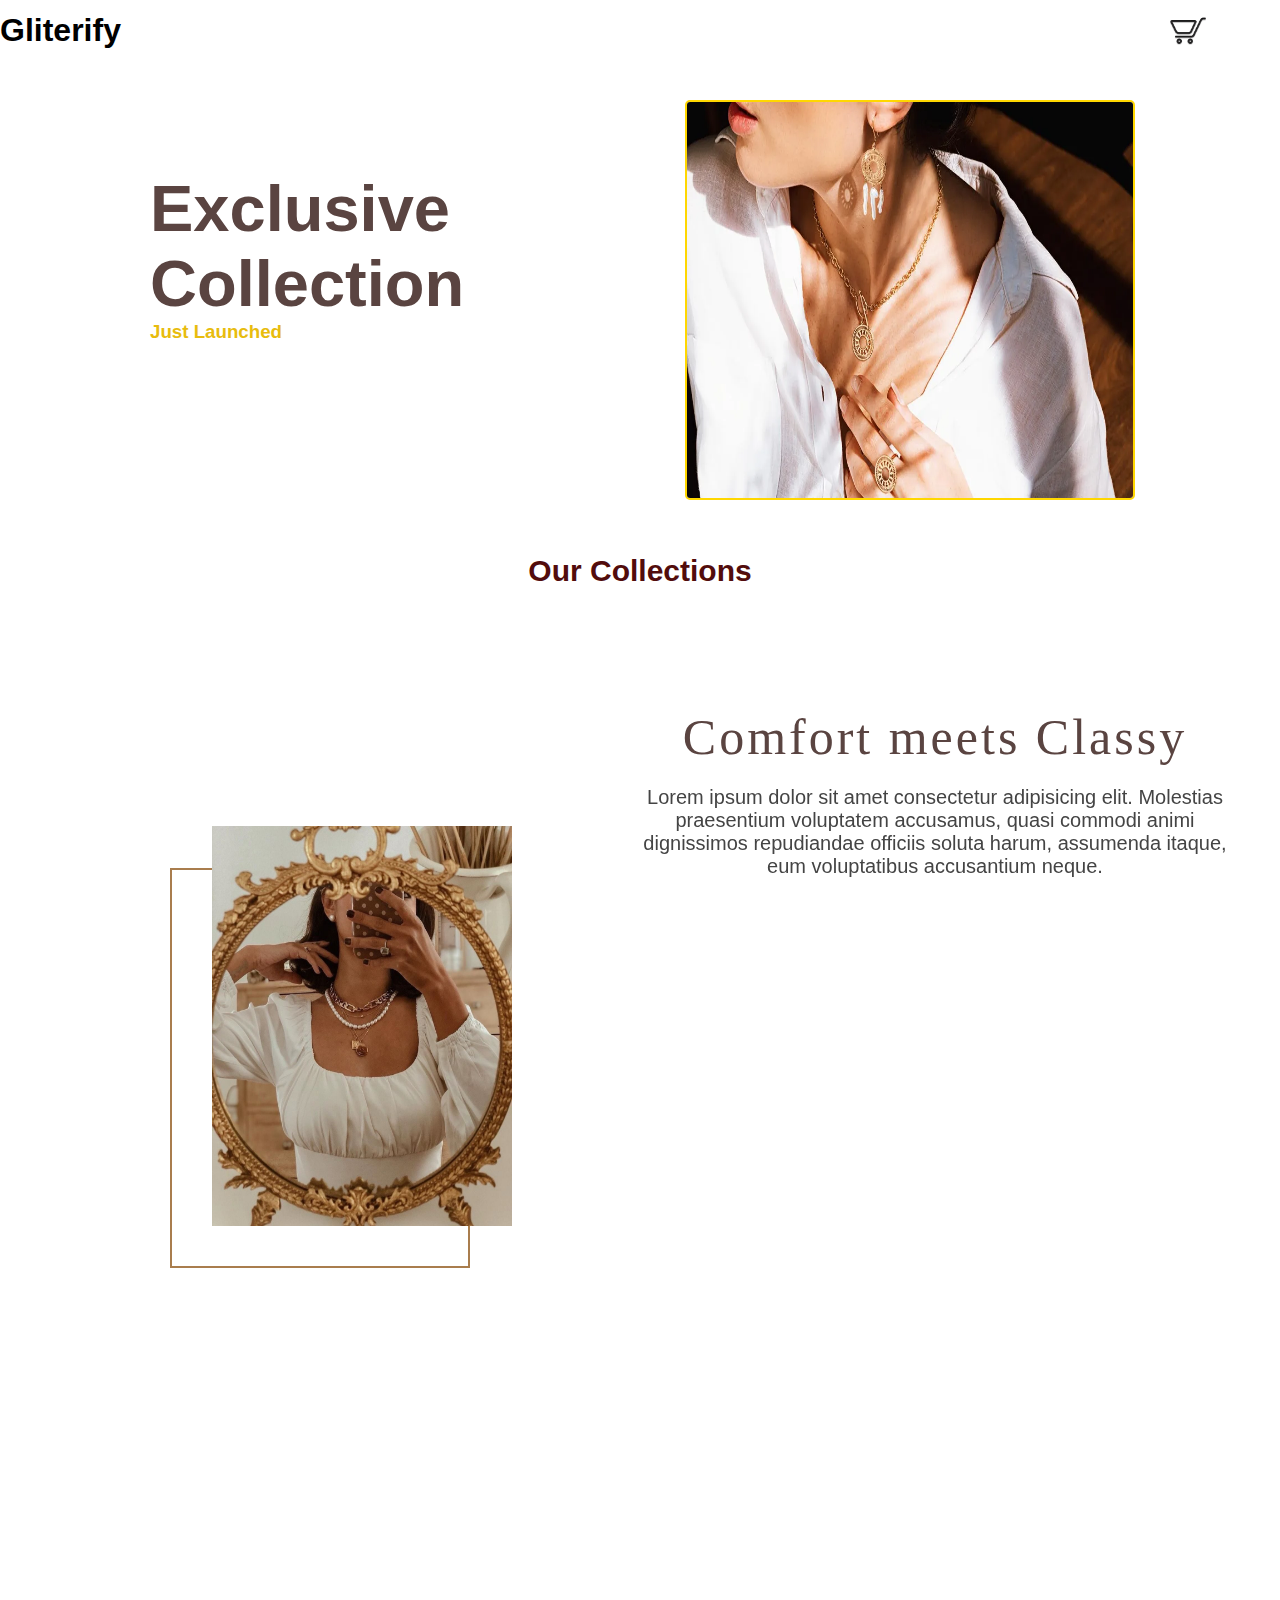
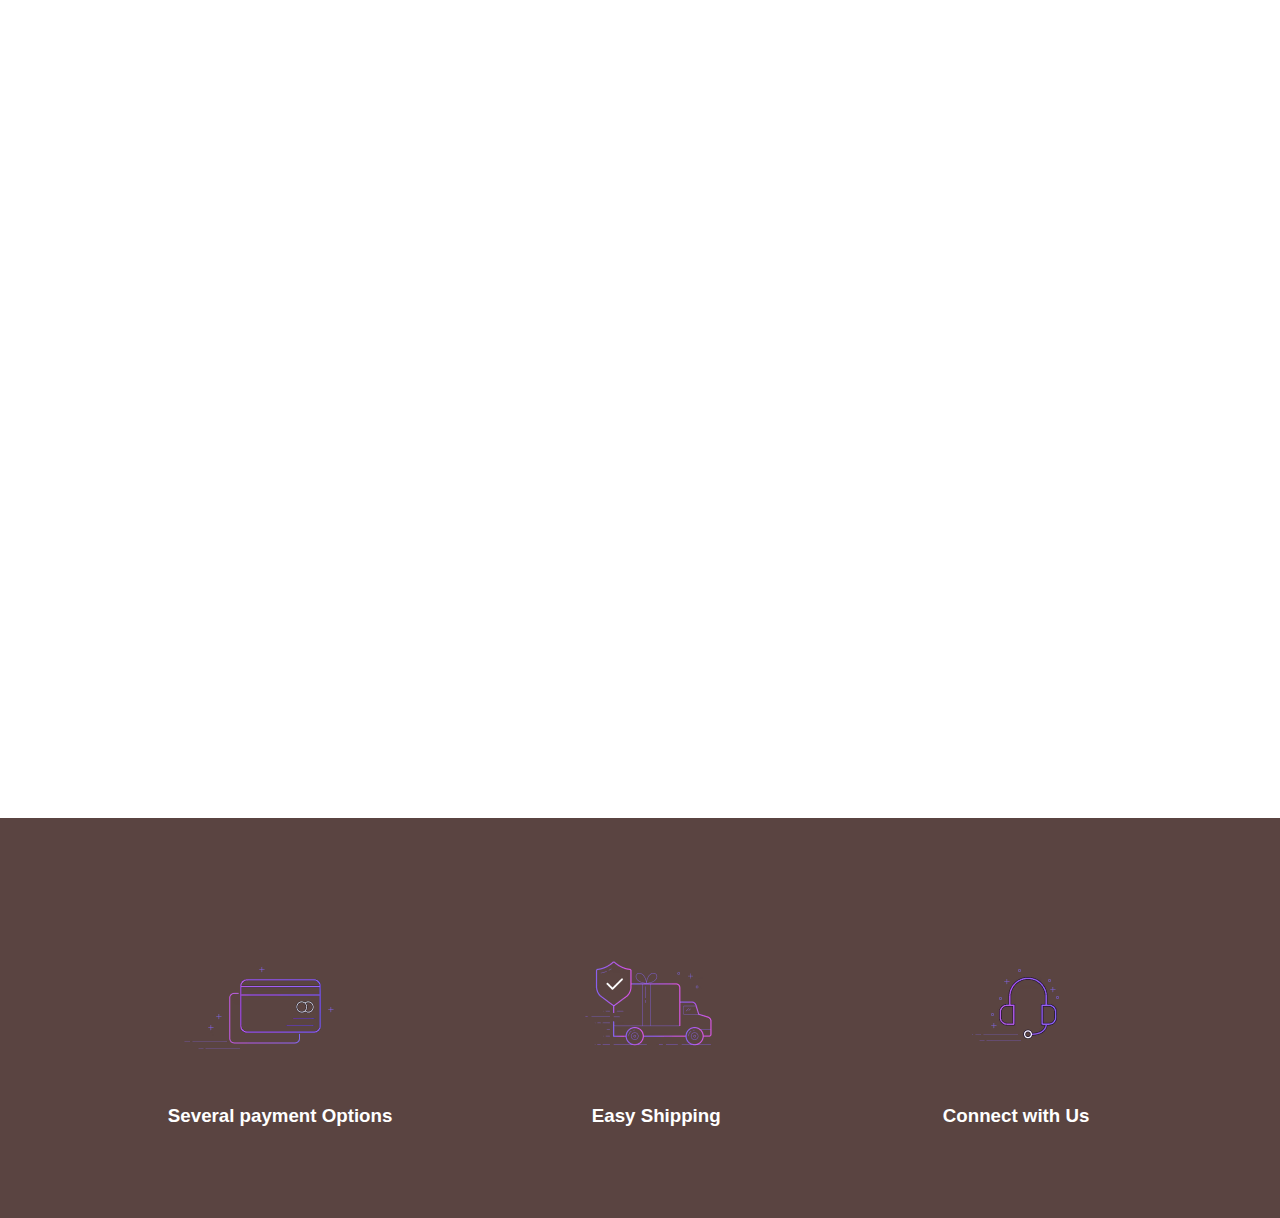
<file: index.html>
<!DOCTYPE html>
<html lang="en">

<head>
    <meta charset="UTF-8">
    <meta name="viewport" content="width=device-width, initial-scale=1.0">
    <title>Glitterify-Online store</title>
    <link rel="stylesheet" href="style.css">
    <link rel="stylesheet" href="https://cdnjs.cloudflare.com/ajax/libs/font-awesome/4.7.0/css/font-awesome.min.css">
    <!-- to get the fade-up animation in the div copied this link below -->
    <link rel="stylesheet" href="https://unpkg.com/aos@next/dist/aos.css" />
    <!-- and added data-aos in the div as well -->
</head>

<body>
    <div class="nav">
        <h1>Gliterify</h1>

        <!-- <ul>
            <li><a href="home.html">Home</a></li>
            <li><a href="location.html">Visit Our store</a></li>
            <li><a href="#">Contact Us</a></li>
        </ul> -->
        <div class="cart-container carticon">
            <header class="cart-header">
                <div class="shopping">
                    <img src="./images/cart.png" onclick="getCartItem()">
                </div>
            </header>
            <div class="list"></div>
        </div>
        <div class="cart-card">
            <div id="cart-items">
            </div>

            <div class="checkout">
                <div class="closeShopping">Close</div>
                <div class="emptyCart" onclick="deleteCartItem()">Clear Cart</div>
                <div id="totalAmount" class="total"></div>
                <div class="place-order">
                    <a href="/payment.html"><button>Place Order</button></a>
                </div>
            </div>
        </div>
    </div>

    <div class="headder">
        <div class="para-headder">
            <h1>Exclusive Collection</h1>
            <h3>Just Launched</h3>
        </div>
        <div class="img-header">
            <img src="./images/2.webp" alt="" width="1080px" height="500px">
        </div>
    </div>

    <div class="headding">
        <h2>Our Collections</h2>
    </div>

    <div id="categories" style="display: flex;justify-content: space-around;">
    </div>


    <div class="about" data-aos="fade-up">
        <div class="image">
            <div class="border">
                <img src="./images/pearl.jpg">
            </div>
        </div>
        <div class="text">
            <h1 class="title">Comfort meets Classy</h1>
            <p>Lorem ipsum dolor sit amet consectetur adipisicing elit. Molestias praesentium voluptatem accusamus,
                quasi commodi animi dignissimos repudiandae officiis soluta harum, assumenda itaque, eum voluptatibus
                accusantium neque.</p>
            <!-- <button class="button" id="click-here">Click Here></button> -->
        </div>
    </div>

    <div class="about" data-aos="fade-up">
        <div class="text">
            <h1 class="title">Trending Collection</h1>
            <p>Lorem ipsum dolor sit amet consectetur adipisicing elit. Molestias praesentium voluptatem accusamus,
                quasi commodi animi dignissimos repudiandae officiis soluta harum, assumenda itaque, eum voluptatibus
                accusantium neque. </p>
            <!-- <button class="button">Explore</button> -->
        </div>
        <div class="image">
            <div class="border">
                <img src="./images/gring1(2).webp">
            </div>
        </div>
    </div>

    <div class="footer">

        <div class="f-inline">
            <img src="./images/2.avif">
            <h3>Several payment Options</h3>
        </div>

        <div class="f-inline">
            <img src="./images/5.avif">
            <h3>Easy Shipping</h3>
        </div>

        <div class="f-inline">
            <img src="./images/6.avif">
            <h3>Connect with Us</h3>
        </div>

    </div>



    <script src="script.js"></script>
    <!-- to get scrolling animation attached this code of data-aos attributes below  -->
    <script src="https://unpkg.com/aos@next/dist/aos.js"></script>
    <script>
        AOS.init();
    </script>
    <!-- scrolling animation code ends -->
</body>

</html>
</file>
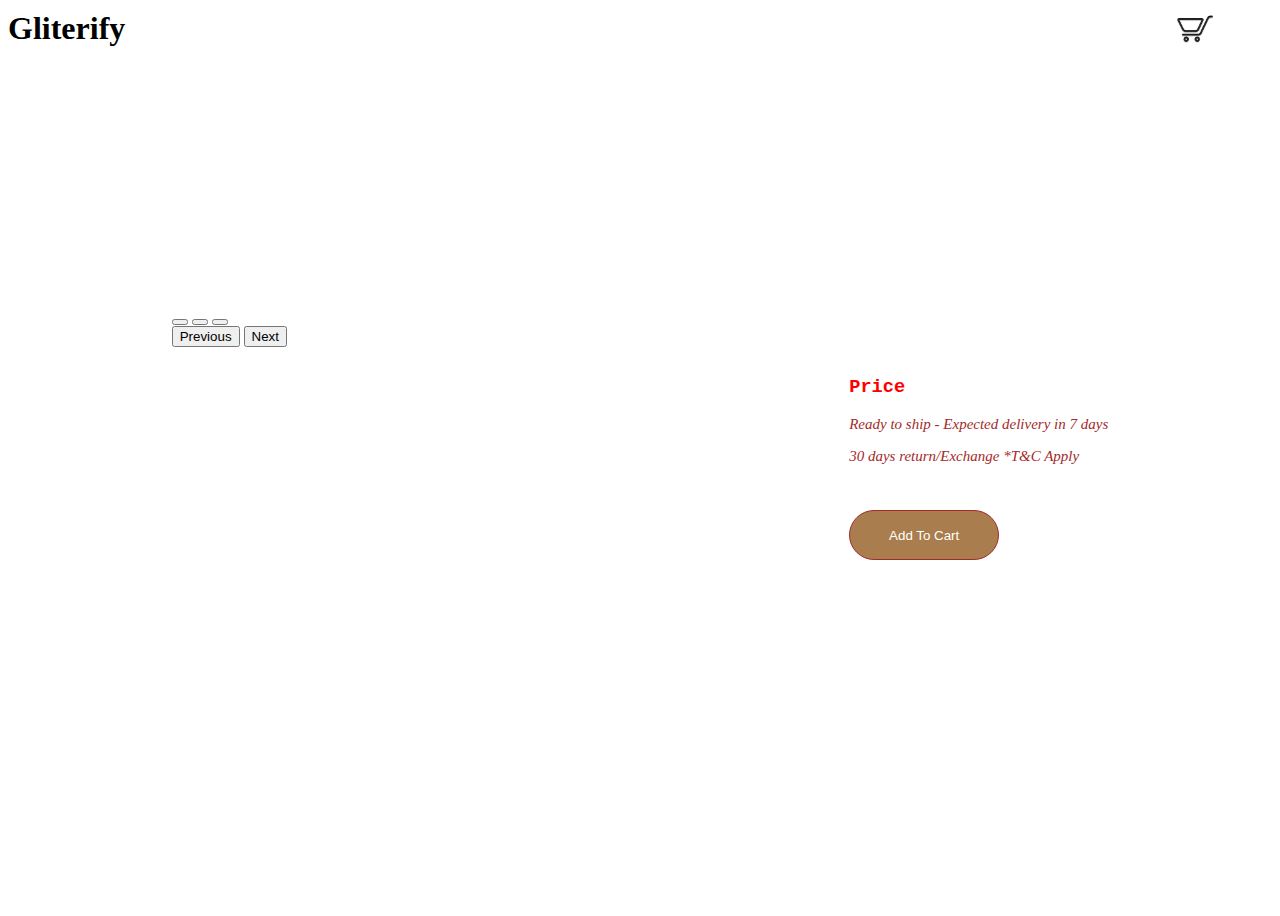
<file: details.html>
<!DOCTYPE html>
<html lang="en">

<head>
  <meta charset="UTF-8">
  <meta name="viewport" content="width=device-width, initial-scale=1.0">
  <title>Details-Glitterify</title>
  <link rel="stylesheet" href="details.css">
  <link href="https://cdn.jsdelivr.net/npm/bootstrap@5.3.1/dist/css/bootstrap.min.css" rel="stylesheet"
    integrity="sha384-4bw+/aepP/YC94hEpVNVgiZdgIC5+VKNBQNGCHeKRQN+PtmoHDEXuppvnDJzQIu9" crossorigin="anonymous">
  <script src="https://cdn.jsdelivr.net/npm/bootstrap@5.3.1/dist/js/bootstrap.bundle.min.js"
    integrity="sha384-HwwvtgBNo3bZJJLYd8oVXjrBZt8cqVSpeBNS5n7C8IVInixGAoxmnlMuBnhbgrkm"
    crossorigin="anonymous"></script>
</head>

<body>
  <div class="nav">
    <h1>Gliterify</h1>
    <div class="cart-container carticon">
      <header class="cart-header">
        <div class="shopping">
          <img src="./images/cart.png" onclick="getCartItem()">
        </div>
      </header>
      <div class="list"></div>
    </div>
    <div class="cart-card">
      <div id="cart-items"></div>
      <div class="checkout">
        <div class="closeShopping">Close</div>
        <div class="emptyCart" onclick="deleteCartItem()">Clear Cart</div>
        <div id="totalAmount" class="total"></div>
        <div class="place-order">
          <a href="/payment.html"><button>Place Order</button></a>
        </div>
      </div>
    </div>
  </div>

  <!-- <div class="cart-container">
    <header class="cart-header">
      <h1>Your Shopping Cart</h1>
      <div class="shopping">
        <img src="./images/cart.png" onclick="getCartItem()">
      </div>
    </header>
    <div class="list"></div>
  </div>

  <div class="cart-card">
    <div id="cart-items">
    </div>
    <div class="checkout">
      <div class="closeShopping">Close</div>
      <div class="emptyCart" onclick="deleteCartItem()">Clear Cart</div>
      <div id="totalAmount" class="total"></div>
      <div class="place-order">
        <a href="/payment.html"><button>Place Order</button></a>
      </div>
    </div>
  </div> -->

  <div class="main-details">
    <div id="carouselExampleIndicators" class="carousel slide carousel carousel-dark" data-bs-ride="true">
      <div class="carousel-indicators">
        <button type="button" data-bs-target="#carouselExampleIndicators" data-bs-slide-to="0" class="active"
          aria-current="true" aria-label="Slide 1"></button>
        <button type="button" data-bs-target="#carouselExampleIndicators" data-bs-slide-to="1"
          aria-label="Slide 2"></button>
        <button type="button" data-bs-target="#carouselExampleIndicators" data-bs-slide-to="2"
          aria-label="Slide 3"></button>
      </div>
      <div class="carousel-inner" id="carousel-inner">
      </div>
      <button class="carousel-control-prev" type="button" data-bs-target="#carouselExampleIndicators"
        data-bs-slide="prev">
        <span class="carousel-control-prev-icon" aria-hidden="true"></span>
        <span class="visually-hidden">Previous</span>
      </button>
      <button class="carousel-control-next" type="button" data-bs-target="#carouselExampleIndicators"
        data-bs-slide="next">
        <span class="carousel-control-next-icon" aria-hidden="true"></span>
        <span class="visually-hidden">Next</span>
      </button>
    </div>

    <div class="details-section">
      <h2 id="item-name"> </h2>
      <h3 id="price">Price</h3>
      <p>Ready to ship - Expected delivery in 7 days</p>
      <p>30 days return/Exchange *T&C Apply</p>
      <div class="cart">
        <button onclick="addToCart()">Add To Cart</button>
      </div>
    </div>

  </div>

  <script src="details.js"></script>
  <script src="script.js"></script>
  <script src="https://cdn.jsdelivr.net/npm/@popperjs/core@2.11.8/dist/umd/popper.min.js"
    integrity="sha384-I7E8VVD/ismYTF4hNIPjVp/Zjvgyol6VFvRkX/vR+Vc4jQkC+hVqc2pM8ODewa9r"
    crossorigin="anonymous"></script>
  <script src="https://cdn.jsdelivr.net/npm/bootstrap@5.3.1/dist/js/bootstrap.min.js"
    integrity="sha384-Rx+T1VzGupg4BHQYs2gCW9It+akI2MM/mndMCy36UVfodzcJcF0GGLxZIzObiEfa"
    crossorigin="anonymous"></script>
</body>

</html>
</file>
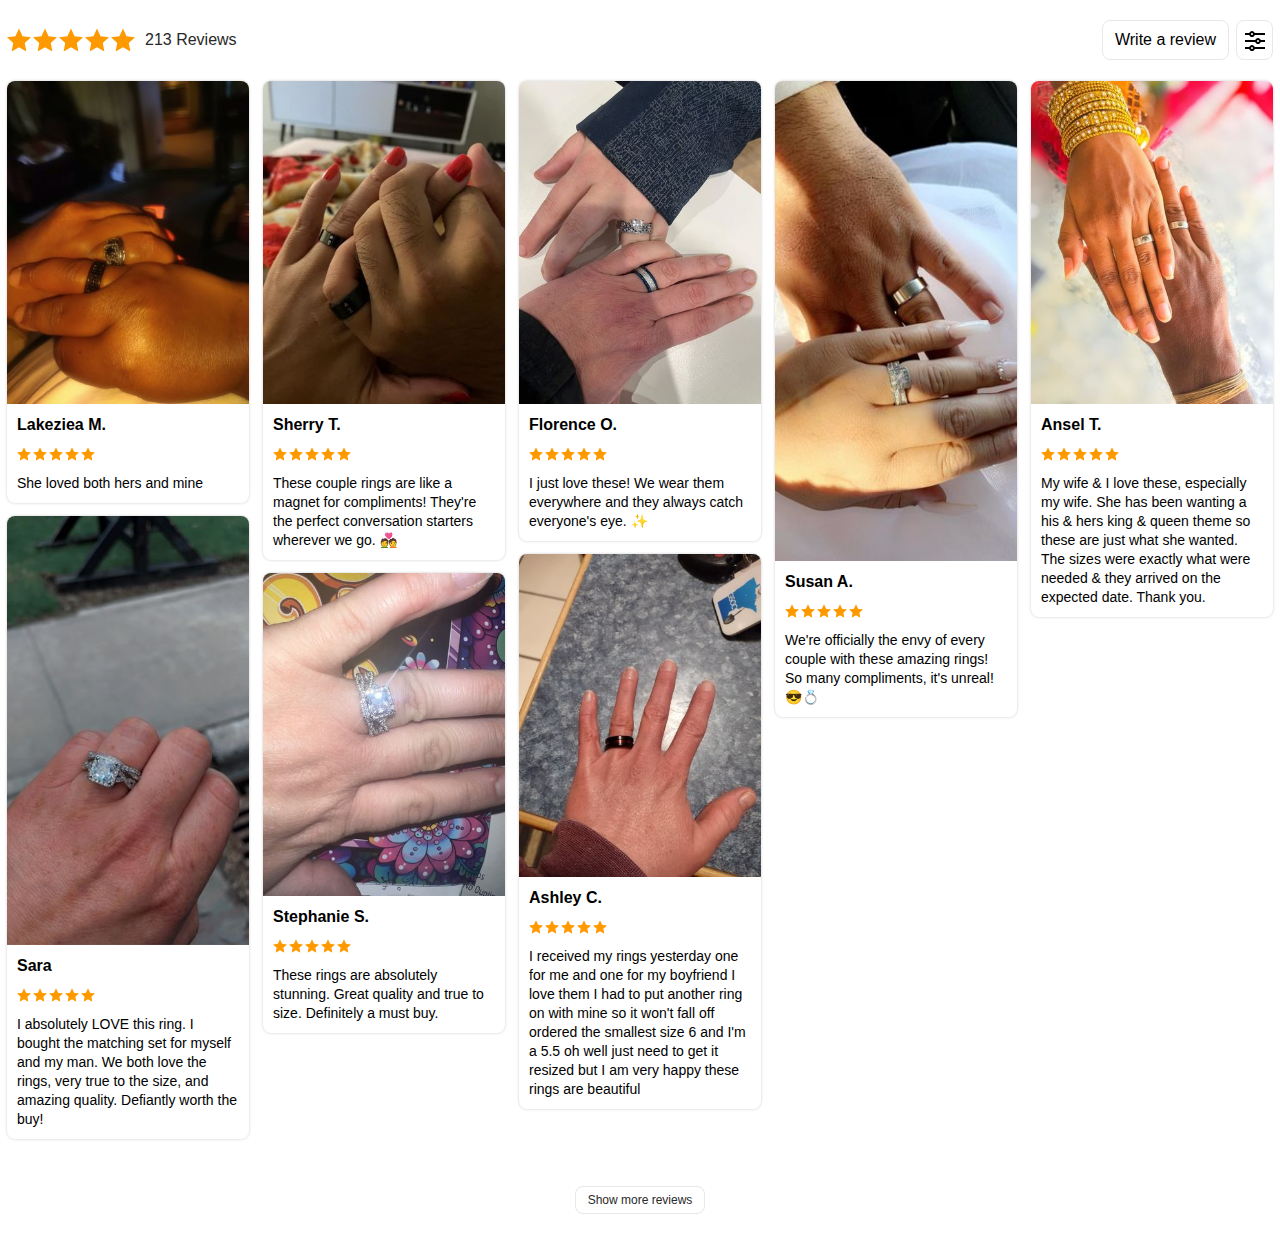
<file: ring1(1)_files/7031972036719.html>
<!DOCTYPE html>
<!-- saved from url=(0070)https://loox.io/widget/NJvsnDNPf/reviews/7031972036719?h=1688646422352 -->
<html><head><meta http-equiv="Content-Type" content="text/html; charset=UTF-8"><link rel="dns-prefetch" href="https://images.loox.io/"><link rel="dns-prefetch" href="https://fonts.loox.io/"><meta http-equiv="X-UA-Compatible" content="IE=edge"><meta name="p:domain_verify" content="b845be09b5d375ad7db4df2ac2d0e0d8"><meta name="viewport" content="width=device-width, initial-scale=1.0"><meta name="google-site-verification" content="YPqqEBNAlUrB__Y9Z6lUWZCANTr5gua_dYF0RACt78A"><link href="https://loox.io/img/favicon_bw.png" rel="icon" type="image/png"><script>window.LOOX = window.LOOX || {};
window.LOOX.frameId = "";
window.LOOX.inHcpModalMode = false;</script><style>@font-face {
	font-family: 'loox-icons';
	src:
		url('[data-uri]') format('woff'),
		url('[data-uri]') format('truetype');
}
[class^="fa-"], [class*=" fa-"] {
	font-family: "loox-icons";
	font-style: normal;
	font-weight: normal;
	font-size:inherit;
	display: inline-block;
	text-rendering: auto;
	-webkit-font-smoothing: antialiased;
}
[class^="fa-"]:before, [class*=" fa-"]:before {}
.fa-star-o:before { content: '\e800'; }
.fa-star:before { content: '\e801'; }
.fa-check-circle:before { content: '\e803'; }
.fa-twitter:before { content: '\f099'; }
.fa-facebook:before { content: '\f09a'; }
.fa-star-half-o:before { content: '\f123'; }
.fa-pinterest:before { content: '\f231'; }
</style><link href="./css" media="all" rel="stylesheet"><style>* {font-family: "Poppins", sans-serif; }</style><style>html { -webkit-text-size-adjust: 100%; -ms-text-size-adjust: 100% }
* { border:0; padding:0; margin:0; box-sizing:border-box; font-size:12px; }
body { background-color: transparent; padding-bottom:20px; font-size: 14px; line-height: 1.42857143; margin:0; }
a:active, a:hover { outline: 0; }
a, a:visited, a:hover { text-decoration:none; color:#282828; }
.space-left { margin-left:7px; }

.half { width:50%; float:left; clear:none; }
.clearfix:after { content: " "; visibility: hidden; display: block; height: 0; clear: both; }
.metadata { margin-bottom:5px; }
.metadata .small { font-size:11px; color:#a3a3a3; }
.metadata .value { font-size:13px; }
.align-right { text-align:right; }
.pre-wrap { white-space: pre-wrap; }
.text-large { font-size:24px; vertical-align:middle; }
.main-text { font-size:14px; line-height:19px; }

.action { cursor:pointer; }

.truncate { height: 250px; white-space: nowrap; overflow: hidden; text-overflow: ellipsis; }
.summary { color:#282828; }
.summary-text { display:inline-block; font-size:16px; vertical-align:middle; }

#grid { margin:0 auto; padding:0 0 20px; }

.lx-btn { border:solid 1px #282828; color:#282828; background:transparent; }
.lx-primary {
	border-radius:2px;
	transition-property: background, color;
	transition-duration: 0.2s;
	transition-timing-function: ease-in-out;
}

.close-btn { position:absolute;top:10px;right:10px;line-height:30px;text-align:right;font-size:30px;cursor:pointer; }
@media (min-width: 645px) { 
	.close-btn { top: -15px; right: 25px }
	.no-img .main .close-btn { top:-25px; right:12px; }
}
</style><style>.grid-item .block.time { color:#767676; font-size:11px; padding:5px 10px 0; height:20px; }

#grid .grid-item-wrap { width:100%; float:left; }
#grid .grid-item .star { font-size:14px; }
#grid .grid-item .box { padding-top:10px; padding-bottom:10px; }
#grid .grid-item .box.item-img { padding: 0 }

.grid-item { margin:7px; background-color:#F0F0F0; overflow:hidden; }
.grid-item .item-img { position:relative; }
.grid-item .item-img img { display:block; width:100%; max-width:100%; margin:0 auto; position:relative; }
.grid-item .star { font-size:18px; }
.grid-item .block { padding:10px 10px 0; }
.grid-item .block.rating { height: 27px; }
.grid-item .block.title { padding:0 10px 0; font-weight:bold; font-size:16px; }
.grid-item .owner { margin-top:4px; font-weight: normal; }

#grid .item-reply { background-color: rgba(224, 224, 224, 0.7); border-top: solid 1px #c3c3c3; }
#grid .item-reply .item-reply-title { opacity: 0.7; }

.cell img { float:left; max-width:20%; max-height:100px; margin-right:5%; }
.cell .desc { float:left; width:75%; }
.price { font-size:14px; color:#282828; }
.discount { font-size:14px; color:#008000; font-weight:bold; margin-left:7px; }

.product { min-height:81px; }
.product .desc .name { text-transform: uppercase; font-size:18px; font-weight: bold; }

@media (max-width:480px) { #grid.grid-col-1 .grid-item-wrap { width:100%; } }
@media (min-width:320px) { #grid .grid-item-wrap { width:50%; } }
@media (min-width:480px) { #grid .grid-item-wrap { width:33.3333333333333%; } }
@media (min-width:920px) { #grid .grid-item-wrap { width:25%; } }
</style><style>.grid-wrap { min-height: 335px; }
@media (max-width: 600px) { .grid-wrap { min-height: 315px; } } /* Widget header breaking point */
</style><style>.social { text-align: right; padding:0; position: absolute; top: 20px;right:20px  }
.social a { border-radius: 50%; width:30px; height:30px; text-align:center; background:#aaa; padding:3px 0 0 0; color:#fff; font-size:18px; }
.social a + a { margin:0 0 0 10px; }
.social a i { color:#fff; }
.social a:hover, .social a:focus { background:#282828; }
</style><meta name="robots" content="noindex, nofollow"><style>body, html { overflow-y:hidden; }
body { visibility:hidden; }
body.grid-active { visibility:visible; }
#header { border-bottom:solid 1px #DEDEDE; margin:20px auto 7px; padding:0 7px 7px; position:relative; }
.grid-item .stars { height:27px; }
.grid-item .item-img .action { cursor:zoom-in; }
.grid-item .item-img img { opacity: 1; }
.grid-item:hover .item-img img { opacity:0.9; }
.grid-item:hover { background:#E8E8E8; }
.block.product-box { padding-bottom:10px; border-top:solid 1px #c3c3c3; cursor:pointer; min-height:70px }
.block.product-box img { float:left; max-height:50px; margin:0 5px 0 0; }
.block.product-box .name.name-with-img { padding-left: 60px }
.loox-inline-branding{display:inline-block;width:36px;height:11px;background-image:url('[data-uri]');background-position:center center;background-repeat:no-repeat;background-size:cover;margin:0 0 0 2px;}
.chevron::before { border-style: solid;border-width: 0.10em 0.10em 0 0;content: '';display: inline-block;height: 0.65em;position: relative;top: 0.50em;transform: rotate(-45deg);vertical-align: top;width: 0.65em; }
</style><style>.star { color:#ff9900; }
</style><style>#grid .grid-item { box-shadow: 0 0 3px rgba(0, 0, 0, 0.2); background: #fff; }
#grid .grid-item:hover { background: #f8f8f8; }
#grid .item-reply { background:inherit; border-top:solid 1px #e2e2e2; }
#grid .block.product-box { border-top:solid 1px #e2e2e2; }
</style><style>#grid .grid-item { border-radius: 8px}
</style><style>@media (max-width:480px) {
	#header .text-large { font-size: 19px; }
	#header #write { font-size:16px; padding:4px 10px; }
}
</style><style>#header {display:flex;  justify-content: stretch; align-items: center; border-bottom:solid 0px;}
#header #write { height:38px; }
#header .summary { flex: 1; display: flex;}
.summary-content { cursor: pointer; display: inline-flex; align-items: center; flex-wrap:wrap; white-space: nowrap; overflow: hidden;}
.summary-content.b { -webkit-user-select: none;-moz-user-select: none;-ms-user-select: none;user-select: none;}
.empty-state-height {min-height:380px;}
.summary-text span { margin-right:8px;font-size:16px;font-weight:400;overflow: hidden;text-overflow: ellipsis;}
.summary-text {display: inline-flex; overflow: hidden;}
#header.rtl .summary-text {direction: rtl; flex-direction: row-reverse;}
nav.menu { margin-left:7px; }
.lx-btn:hover { background:#282828; color:#000000;}
#menu-btn:hover #menu-btn-path, #menu-btn:focus #menu-btn-path  {fill:#000000;}
.menu-icon { background:none;padding:8px 6px 2px; width:37px;}
.menu a { text-decoration: none;}
.menu ul { list-style: none;}
.menu li { display: flex; position: relative;	text-decoration: none; transition-duration: 0.5s;}
.loox-dropdown {display:none;z-index:1;width:275px;margin-top:4px; right: 7px; text-align:left; position: absolute; float: left; padding: 20px 20px 8px; font-size: 14px; list-style: none; background-color: #fff;box-shadow: 0px 6px 14px -4px rgba(0,0,0,0.14); border-radius: 4px; -webkit-box-shadow: 0px 6px 14px -4px rgba(0,0,0,0.14); animation: growOut .2s ease-in-out forwards;transform-origin: 100% 0px;}
.loox-dropdown button {display: flex;align-items: center;justify-content: space-between;cursor: pointer;background: none;width: 100%;padding-bottom: 20px; color: #000000;}
.shown { visibility: visible; opacity: 1; display: block; z-index:1;}
.btn { display: inline-block; padding: 6px 12px; cursor:pointer; }
.hr {border-top: 1px solid #E8E8E8;padding-top: 20px;}
.header-btn {font-size:16px;border: 1px solid #E8E8E8;border-radius: 4px;height:40px !important;cursor: pointer;color:#000000}
.lx-btn {border: 1px solid #E8E8E8;}
.header-btn:hover, .lx-btn:hover {background: #E8E8E8;color:#000000;}
.header-btn:focus, .lx-btn:focus {color:#000000;}
.header-chevron {background:none;}
.header-chevron:focus {outline: 2px solid black;}
.header-chevron.dialog-open:focus, .header-chevron:active {outline: none;}
.header-btn:focus, .lx-btn:focus {outline: 0;background: #E8E8E8;}
.loox-dropdown li button .sorting-option, .menu li a {cursor:pointer;font-weight: 400;font-size: 14px;margin-bottom:4px;}
.loox-dropdown li .sorting-title {font-weight: 600;font-size: 18px;margin-bottom: 20px;}
.loox-dropdown li {font-size:14px;font-weight:400;justify-content: space-between;}
.loox-dropdown li span {visibility: hidden;}
.chosen-option {visibility: visible !important;}
.stars, .summary-text, .summary-text svg {cursor:pointer;}
.reviews-dist {left:6px;top:40px;width:403px;padding:20px 20px 24px 20px;animation: growOut .2s ease-in-out forwards;transform-origin: top center;box-shadow: 0px 6px 14px -4px rgba(0,0,0,0.14)}
.review-dist-content { animation: fadeContent 350ms ease-in-out forwards }
.close-dialog-animation { animation: dissolveAnimation 20ms ease-in-out forwards;transform-origin: top center; }

@keyframes progressBarGrowAnimation {0% {width: 0;} 100% {opacity: 1;}}
@keyframes fadeContent {0% {opacity: 0;}100% {opacity: 1;}}
@keyframes growOut {0% {opacity: 0;transform: scale(0.7) translateY(-20px);}100% {opacity: 1;transform: scale(1);}}
@keyframes mobileGrowOut {0% {opacity: 0;max-height: 0px;margin: 0px auto;}100% {opacity: 1;max-height: 500px;margin: 20px auto 24px auto;}}
@keyframes dissolveAnimation {0% {opacity: 0;}100% {opacity: 0;}}
@keyframes mobileShrinkAnimation {0% {max-height: 500px;opacity: 1;margin: 20px auto 24px auto;}100% {max-height: 0px;opacity: 0;margin: 0px auto;}}

.chevron-hide {display:none;}
.reviews-dist span {display: flex;align-items: center;font-size:40px;font-weight:600;margin: 0 auto;width:100px;}
.progress-section table {width:100%;text-align: center;}
.progress-section table tr {height: 30px;}
.reviews-num {text-align:left;font-size:14px;}
.each-progress {display:flex;align-items: center;margin-bottom:5px;}
.each-progress span {width:20px;font-size:14px;}
.loox-progress {width:17em;height:10px;border-radius: 2px;background: rgba(0, 0, 0, 0.04);}
.loox-progress-value {background: #7B7B7B;border-radius: 2px;height:10px; animation: progressBarGrowAnimation .6s ease forwards}
.branding {text-align:right;font-weight:400;font-size:12px;display: flex;justify-content: flex-end;align-items: center;color:#999999 !important;margin-bottom:5px;}
.widget-header-actions {display: flex; flex-grow: 0; flex-shrink: 0;}

.expanded-widget-header .summary-content {
	display: flex;
	flex-direction: column;
	align-items: center;
	justify-content: center;
}

.expanded-widget-header .expanded-summary-avg {
	display: flex;
	align-items: center;
	font-weight: 600;
}

.expanded-widget-header .expanded-summary-avg i {
	display: flex;
	line-height: 1;
}

.expanded-summary-count span {
	font-size: 22px;
	line-height: 32px;
	margin: 0;
}

.expanded-widget-header .expanded-summary-count {
	margin-top: 20px;
	font-weight: 400;
}

.expanded-widget-header .stars,
.expanded-widget-header .summary-text,
.expanded-widget-header .summary-content,
.expanded-widget-header .summary-text svg {
	cursor: default;
}

.expanded-widget-header .summary-content {
	display: flex;
	flex-direction: column;
	align-items: center;
	justify-content: center;
}

.expanded-widget-header .reviews-dist {
	width: initial;
}

.expanded-widget-header .expanded-summary-avg span {
	font-size: 45px;
	line-height: 1;
	/* without overflow: visible, some fonts get cut-off at the top */
	overflow: visible;
	margin: 0;
	margin-inline-start: 12px;
}

.expanded-widget-header .loox-progress {
	width: 161px;
}

.expanded-widget-header table {
	width: initial;
	top: 0;
	left: 0;
}

.expanded-widget-header .reviews-dist {
	padding: 0;
	box-shadow: none;
	margin-inline-start: 43px;
}

.compact-widget-header .summary-content {
	display: flex;
	flex-direction: column;
	align-items: center;
	justify-content: center;
}

#header.is-compact {
	display: flex;
	flex-direction: column;
}

#header.is-compact .summary {
	display: flex;
	flex-direction: column;
	max-width: 340px;
}

#header.is-compact .wrapper {
	display: inline-flex;
	align-items: center;
	justify-content: center;
	flex-direction: column;
	min-width: 340px;
}

#header.expanded-widget-header.only-sort-button .wrapper {
	width: 100%;
}

#header.is-compact .reviews-dist {
	animation: none;
	margin-inline-start: 0;
	margin-block-start: 25px
}

#header.is-compact #write {
	margin-top: 0;
	flex-grow: 1;
}

#header.is-compact .widget-header-actions {
	margin-block-start: 25px
}

#header .menu {
	position: relative;
}

#header.is-compact .menu {
	order: 0;
}

#header.expanded-widget-header.is-compact .widget-header-actions {
	width: 100%;
	justify-content: flex-end;
}

#header.expanded-widget-header.no-buttons .widget-header-actions {
	display: none;
}

#header.expanded-widget-header.is-compact .summary,
#header.expanded-widget-header.no-buttons .summary {
	flex-grow: 0;
}

#header.expanded-widget-header.is-compact,
#header.expanded-widget-header.no-buttons {
	justify-content: center;
}

.only-mobile {
	display: none;
}

@media (max-width:600px) {
	.loox-progress {width:20em;}
	#header{flex-wrap:wrap;}
	.reviews-dist{margin:0px auto;position:static;border:0px;box-shadow:unset;padding:0px;animation:mobileGrowOut 300ms ease-in-out forwards;}
	.summary{order:1;flex-grow:1;min-width:80%;}
	.menu{order:2;}
	.loox-dropdown.reviews-dist{order:3 }
	.close-dialog-animation{animation:mobileShrinkAnimation 200ms ease-in-out forwards;}
	#write{flex-grow:1;order:4;width:100%;font-size:16px;margin-top:8px;}
	.only-mobile { display: block; }
	#header.expanded-widget-header.is-compact .widget-header-actions { justify-content: flex-start; }

	#header.expanded-widget-header .wrapper,
	#header.expanded-widget-header {
		display: flex;
		flex-direction: column-reverse;
		max-width: 340px;
	}

	#header.expanded-widget-header.is-compact .summary,
	#header.expanded-widget-header .summary {
		display: flex;
		flex-direction: column;
	}

	#header.expanded-widget-header .reviews-dist { animation: none; margin-inline-start: 0; margin-block-start: 25px }
	#header.expanded-widget-header #write { margin-top: 0 }
	#header.expanded-widget-header .widget-header-actions { flex-direction: row-reverse; margin-block-start: 25px }
	#header.expanded-widget-header .menu { order: 0; }
	#header.expanded-widget-header .widget-header-actions { width: 100% }
}

@media (max-width:401px) {
	.loox-progress {width:16em;}
}
@media (max-width:353px) {
	.loox-progress {width:14em;}
}
@media (max-width:330px) {
	.loox-progress {width:13em;}
}

</style><style>.summary-content { cursor: auto; }
.summary-content .stars, .summary-text, .summary-text svg { cursor: auto; }
</style><style>.header-btn, #loadMore { border-radius: 8px}
</style><style>#menu-icon-svg:hover path, .menu-icon:hover path  {fill:black;}
#menu-btn:hover #menu-btn-path  {fill:black;}
.header-btn:hover, .lx-btn:hover { color:black; }
a, a:visited { color:black; }</style><style>@media (min-width:1150px) { #grid .grid-item-wrap { width:20%; } }
@media (min-width:1380px) { #grid.grid-col-6 .grid-item-wrap { width:16.6666666666667%; } }
</style></head><body data-new-gr-c-s-check-loaded="14.1114.0" data-gr-ext-installed="" class="grid-active"><svg xmlns="http://www.w3.org/2000/svg" style="display: none" id="loox-rating-icon-svg-store">
	<defs>
		<clippath id="looxicons-rating-icon-fill_star-pointy-fill__a">
			<path d="M0 0h24v24H0z"></path>
		</clippath>

		<clippath id="looxicons-rating-icon-line_star-pointy-line__a">
			<path d="M0 0h24v24H0z"></path>
		</clippath>
	</defs>
	<symbol id="looxicons-rating-icon-fill" viewBox="0 0 24 24" fill="currentcolor">
		<g clip-path="url(#star-pointy-fill__a)">
			<path d="m12 19.261-7.416 4.151 1.656-8.335L0 9.306l8.44-1.002L12 .588l3.56 7.717L24 9.306l-6.24 5.77 1.656 8.336L12 19.262Z"></path>
		</g>
	</symbol>
	<symbol id="looxicons-rating-icon-line" viewBox="0 0 24 24" fill="currentcolor">
		<g clip-path="url(#star-pointy-line__a)">
			<path d="m12 19.261-7.416 4.151 1.656-8.335L0 9.306l8.44-1.002L12 .588l3.56 7.717L24 9.306l-6.24 5.77 1.656 8.336L12 19.262Zm0-2.41 4.465 2.5-.997-5.019 3.756-3.475-5.081-.602L12 5.608l-2.143 4.648-5.081.601 3.756 3.475-.997 5.019L12 16.85Z"></path>
		</g>
	</symbol>
	<defs>
		<style>
			.lx-icon-fill {
				--lx-fill-width: calc(100% - var(--lx-rating-percent, 0%));
				clip-path: inset(0 var(--lx-fill-width, 0) 0 0);
			}
			.lx-icon-line {
				clip-path: inset(0 0 0 var(--lx-rating-percent, 0%));
			}
			[data-lx-fill='empty'] {
				--lx-rating-percent: 0%;
			}
			[data-lx-fill='half'] {
				--lx-rating-percent: 50%;
			}
			[data-lx-fill='full'] {
				--lx-rating-percent: 100%;
			}
		</style>

		<g id="looxicons-rating-icon">
			<use href="#looxicons-rating-icon-line" class="lx-icon-line"></use>
			<use href="#looxicons-rating-icon-fill" class="lx-icon-fill"></use>
		</g>
	</defs>
</svg>
<div style="" class="grid-wrap"><div id="header" class="minimal-header"><div class="summary"><div data-panel="dist" tabindex="0" class="summary-content b"><span style="margin-right: 10px; display:inline-flex; align-items: center;" title="5.0" class="stars"><ul style="display: inline-flex; margin: unset; padding: unset; text-indent: unset; list-style-type: none; gap: 2px;"><li><svg viewBox="0 0 24 24" data-lx-fill="full" class="loox-icon star text-large" style="display: block; width: 1em; height: 1em;"><use href="#looxicons-rating-icon"></use></svg></li><li><svg viewBox="0 0 24 24" data-lx-fill="full" class="loox-icon star text-large" style="display: block; width: 1em; height: 1em;"><use href="#looxicons-rating-icon"></use></svg></li><li><svg viewBox="0 0 24 24" data-lx-fill="full" class="loox-icon star text-large" style="display: block; width: 1em; height: 1em;"><use href="#looxicons-rating-icon"></use></svg></li><li><svg viewBox="0 0 24 24" data-lx-fill="full" class="loox-icon star text-large" style="display: block; width: 1em; height: 1em;"><use href="#looxicons-rating-icon"></use></svg></li><li><svg viewBox="0 0 24 24" data-lx-fill="full" class="loox-icon star text-large" style="display: block; width: 1em; height: 1em;"><use href="#looxicons-rating-icon"></use></svg></li></ul></span><div class="summary-text"><span>213 Reviews</span></div></div></div><button id="write" class="btn lx-btn lx-primary header-btn">Write a review</button><nav role="navigation" class="menu"><button id="menu-btn" data-panel="dropdown" aria-label="Sort reviews by menu" class="menu-icon header-btn"><svg data-panel="dropdown" id="menu-icon-svg" width="20" height="21" viewBox="0 0 20 21" fill="none" xmlns="http://www.w3.org/2000/svg"><path id="menu-btn-path" data-panel="dropdown" d="M4.17 16.096C4.3766 15.5104 4.75974 15.0034 5.2666 14.6447C5.77346 14.2861 6.37909 14.0935 7 14.0935C7.62091 14.0935 8.22654 14.2861 8.7334 14.6447C9.24026 15.0034 9.6234 15.5104 9.83 16.096H20V18.096H9.83C9.6234 18.6815 9.24026 19.1885 8.7334 19.5472C8.22654 19.9058 7.62091 20.0984 7 20.0984C6.37909 20.0984 5.77346 19.9058 5.2666 19.5472C4.75974 19.1885 4.3766 18.6815 4.17 18.096H0V16.096H4.17ZM10.17 9.09596C10.3766 8.51042 10.7597 8.00339 11.2666 7.64475C11.7735 7.2861 12.3791 7.09351 13 7.09351C13.6209 7.09351 14.2265 7.2861 14.7334 7.64475C15.2403 8.00339 15.6234 8.51042 15.83 9.09596H20V11.096H15.83C15.6234 11.6815 15.2403 12.1885 14.7334 12.5472C14.2265 12.9058 13.6209 13.0984 13 13.0984C12.3791 13.0984 11.7735 12.9058 11.2666 12.5472C10.7597 12.1885 10.3766 11.6815 10.17 11.096H0V9.09596H10.17ZM4.17 2.09596C4.3766 1.51042 4.75974 1.00339 5.2666 0.644746C5.77346 0.286102 6.37909 0.0935059 7 0.0935059C7.62091 0.0935059 8.22654 0.286102 8.7334 0.644746C9.24026 1.00339 9.6234 1.51042 9.83 2.09596H20V4.09596H9.83C9.6234 4.68149 9.24026 5.18852 8.7334 5.54717C8.22654 5.90581 7.62091 6.09841 7 6.09841C6.37909 6.09841 5.77346 5.90581 5.2666 5.54717C4.75974 5.18852 4.3766 4.68149 4.17 4.09596H0V2.09596H4.17ZM7 4.09596C7.26522 4.09596 7.51957 3.9906 7.70711 3.80306C7.89464 3.61553 8 3.36117 8 3.09596C8 2.83074 7.89464 2.57639 7.70711 2.38885C7.51957 2.20131 7.26522 2.09596 7 2.09596C6.73478 2.09596 6.48043 2.20131 6.29289 2.38885C6.10536 2.57639 6 2.83074 6 3.09596C6 3.36117 6.10536 3.61553 6.29289 3.80306C6.48043 3.9906 6.73478 4.09596 7 4.09596ZM13 11.096C13.2652 11.096 13.5196 10.9906 13.7071 10.8031C13.8946 10.6155 14 10.3612 14 10.096C14 9.83074 13.8946 9.57639 13.7071 9.38885C13.5196 9.20131 13.2652 9.09596 13 9.09596C12.7348 9.09596 12.4804 9.20131 12.2929 9.38885C12.1054 9.57639 12 9.83074 12 10.096C12 10.3612 12.1054 10.6155 12.2929 10.8031C12.4804 10.9906 12.7348 11.096 13 11.096ZM7 18.096C7.26522 18.096 7.51957 17.9906 7.70711 17.8031C7.89464 17.6155 8 17.3612 8 17.096C8 16.8307 7.89464 16.5764 7.70711 16.3888C7.51957 16.2013 7.26522 16.096 7 16.096C6.73478 16.096 6.48043 16.2013 6.29289 16.3888C6.10536 16.5764 6 16.8307 6 17.096C6 17.3612 6.10536 17.6155 6.29289 17.8031C6.48043 17.9906 6.73478 18.096 7 18.096Z" fill="black"></path></svg></button><ul style="" class="loox-dropdown"><li><div class="sorting-title">Sort by</div></li><li><button data-sort="featured" aria-label="Sort by Featured"><div class="sorting-option">Featured</div><span class="chosen-option"><svg width="17" height="13" viewBox="0 0 17 13" fill="none" xmlns="http://www.w3.org/2000/svg"><path d="M6.364 9.28895L15.556 0.0959473L16.971 1.50995L6.364 12.1169L0 5.75295L1.414 4.33895L6.364 9.28895Z" fill="black"></path></svg></span></button></li><li><button data-sort="newest" aria-label="Sort by Newest"><div class="sorting-option">Newest</div><span><svg width="17" height="13" viewBox="0 0 17 13" fill="none" xmlns="http://www.w3.org/2000/svg"><path d="M6.364 9.28895L15.556 0.0959473L16.971 1.50995L6.364 12.1169L0 5.75295L1.414 4.33895L6.364 9.28895Z" fill="black"></path></svg></span></button></li><li><button data-sort="highest_ratings" aria-label="Sort by Highest Ratings"><div class="sorting-option">Highest Ratings</div><span><svg width="17" height="13" viewBox="0 0 17 13" fill="none" xmlns="http://www.w3.org/2000/svg"><path d="M6.364 9.28895L15.556 0.0959473L16.971 1.50995L6.364 12.1169L0 5.75295L1.414 4.33895L6.364 9.28895Z" fill="black"></path></svg></span></button></li><li><button data-sort="lowest_ratings" aria-label="Sort by Lowest Ratings"><div class="sorting-option">Lowest Ratings</div><span><svg width="17" height="13" viewBox="0 0 17 13" fill="none" xmlns="http://www.w3.org/2000/svg"><path d="M6.364 9.28895L15.556 0.0959473L16.971 1.50995L6.364 12.1169L0 5.75295L1.414 4.33895L6.364 9.28895Z" fill="black"></path></svg></span></button></li></ul></nav></div><div id="grid" class="grid-col-6" style="position: relative; height: 1082.09px;"><div class="grid-item-wrap has-img" style="position: absolute; left: 0px; top: 0px;"><div data-id="HZDc3SgPl" tabindex="0" class="grid-item clearfix"><div class="item-img box"><img src="./3Ohv8H2Wn.jpg" alt="Lakeziea M. review of &#39;Passion&#39; Rings" data-img-ratio="1.33" style="background:rgb(27,14,8);" onerror="this.parentElement.removeChild(this)" onload="this.loaded = true;" class="action"></div><div class="main"><div class="box"><div class="block title">Lakeziea M.</div><div class="clearfix"></div><div aria-label="5 / 5 star review" class="block stars"><ul style="display: inline-flex; margin: unset; padding: unset; text-indent: unset; list-style-type: none; gap: 2px;"><li><svg viewBox="0 0 24 24" data-lx-fill="full" class="loox-icon star" style="display: block; width: 1em; height: 1em;"><use href="#looxicons-rating-icon"></use></svg></li><li><svg viewBox="0 0 24 24" data-lx-fill="full" class="loox-icon star" style="display: block; width: 1em; height: 1em;"><use href="#looxicons-rating-icon"></use></svg></li><li><svg viewBox="0 0 24 24" data-lx-fill="full" class="loox-icon star" style="display: block; width: 1em; height: 1em;"><use href="#looxicons-rating-icon"></use></svg></li><li><svg viewBox="0 0 24 24" data-lx-fill="full" class="loox-icon star" style="display: block; width: 1em; height: 1em;"><use href="#looxicons-rating-icon"></use></svg></li><li><svg viewBox="0 0 24 24" data-lx-fill="full" class="loox-icon star" style="display: block; width: 1em; height: 1em;"><use href="#looxicons-rating-icon"></use></svg></li></ul></div><div class="block"><div class="pre-wrap main-text action">She loved both hers and mine</div></div></div></div></div></div><div class="grid-item-wrap has-img" style="position: absolute; left: 252px; top: 0px;"><div data-id="3benZZPrP" tabindex="0" class="grid-item clearfix"><div class="item-img box"><img src="./2HT5MdY9YR.jpg" alt="Sherry T. review of &#39;Unending Love&#39; Rings" data-img-ratio="1.33" style="background:rgb(205,210,190);" onerror="this.parentElement.removeChild(this)" onload="this.loaded = true;" class="action"></div><div class="main"><div class="box"><div class="block title">Sherry T.</div><div class="clearfix"></div><div aria-label="5 / 5 star review" class="block stars"><ul style="display: inline-flex; margin: unset; padding: unset; text-indent: unset; list-style-type: none; gap: 2px;"><li><svg viewBox="0 0 24 24" data-lx-fill="full" class="loox-icon star" style="display: block; width: 1em; height: 1em;"><use href="#looxicons-rating-icon"></use></svg></li><li><svg viewBox="0 0 24 24" data-lx-fill="full" class="loox-icon star" style="display: block; width: 1em; height: 1em;"><use href="#looxicons-rating-icon"></use></svg></li><li><svg viewBox="0 0 24 24" data-lx-fill="full" class="loox-icon star" style="display: block; width: 1em; height: 1em;"><use href="#looxicons-rating-icon"></use></svg></li><li><svg viewBox="0 0 24 24" data-lx-fill="full" class="loox-icon star" style="display: block; width: 1em; height: 1em;"><use href="#looxicons-rating-icon"></use></svg></li><li><svg viewBox="0 0 24 24" data-lx-fill="full" class="loox-icon star" style="display: block; width: 1em; height: 1em;"><use href="#looxicons-rating-icon"></use></svg></li></ul></div><div class="block"><div class="pre-wrap main-text action">These couple rings are like a magnet for compliments! They're the perfect conversation starters wherever we go. 💑</div></div></div></div></div></div><div class="grid-item-wrap has-img" style="position: absolute; left: 505px; top: 0px;"><div data-id="Y3VF7Y-_o" tabindex="0" class="grid-item clearfix"><div class="item-img box"><img src="./mK7Wz1qZb.jpg" alt="Florence O. review of &#39;Unending Love&#39; Rings" data-img-ratio="1.33" style="background:rgb(231,225,213);" onerror="this.parentElement.removeChild(this)" onload="this.loaded = true;" class="action"></div><div class="main"><div class="box"><div class="block title">Florence O.</div><div class="clearfix"></div><div aria-label="5 / 5 star review" class="block stars"><ul style="display: inline-flex; margin: unset; padding: unset; text-indent: unset; list-style-type: none; gap: 2px;"><li><svg viewBox="0 0 24 24" data-lx-fill="full" class="loox-icon star" style="display: block; width: 1em; height: 1em;"><use href="#looxicons-rating-icon"></use></svg></li><li><svg viewBox="0 0 24 24" data-lx-fill="full" class="loox-icon star" style="display: block; width: 1em; height: 1em;"><use href="#looxicons-rating-icon"></use></svg></li><li><svg viewBox="0 0 24 24" data-lx-fill="full" class="loox-icon star" style="display: block; width: 1em; height: 1em;"><use href="#looxicons-rating-icon"></use></svg></li><li><svg viewBox="0 0 24 24" data-lx-fill="full" class="loox-icon star" style="display: block; width: 1em; height: 1em;"><use href="#looxicons-rating-icon"></use></svg></li><li><svg viewBox="0 0 24 24" data-lx-fill="full" class="loox-icon star" style="display: block; width: 1em; height: 1em;"><use href="#looxicons-rating-icon"></use></svg></li></ul></div><div class="block"><div class="pre-wrap main-text action">I just love these! We wear them everywhere and they always catch everyone's eye. ✨</div></div></div></div></div></div><div class="grid-item-wrap has-img" style="position: absolute; left: 758px; top: 0px;"><div data-id="5DLKFWDOY" tabindex="0" class="grid-item clearfix"><div class="item-img box"><img src="./0VwNdHjCZ.jpg" alt="Susan A. review of &#39;Unending Love&#39; Rings" data-img-ratio="1.98" style="background:rgb(191,189,176);" onerror="this.parentElement.removeChild(this)" onload="this.loaded = true;" class="action"></div><div class="main"><div class="box"><div class="block title">Susan A.</div><div class="clearfix"></div><div aria-label="5 / 5 star review" class="block stars"><ul style="display: inline-flex; margin: unset; padding: unset; text-indent: unset; list-style-type: none; gap: 2px;"><li><svg viewBox="0 0 24 24" data-lx-fill="full" class="loox-icon star" style="display: block; width: 1em; height: 1em;"><use href="#looxicons-rating-icon"></use></svg></li><li><svg viewBox="0 0 24 24" data-lx-fill="full" class="loox-icon star" style="display: block; width: 1em; height: 1em;"><use href="#looxicons-rating-icon"></use></svg></li><li><svg viewBox="0 0 24 24" data-lx-fill="full" class="loox-icon star" style="display: block; width: 1em; height: 1em;"><use href="#looxicons-rating-icon"></use></svg></li><li><svg viewBox="0 0 24 24" data-lx-fill="full" class="loox-icon star" style="display: block; width: 1em; height: 1em;"><use href="#looxicons-rating-icon"></use></svg></li><li><svg viewBox="0 0 24 24" data-lx-fill="full" class="loox-icon star" style="display: block; width: 1em; height: 1em;"><use href="#looxicons-rating-icon"></use></svg></li></ul></div><div class="block"><div class="pre-wrap main-text action">We're officially the envy of every couple with these amazing rings! So many compliments, it's unreal! 😎💍</div></div></div></div></div></div><div class="grid-item-wrap has-img" style="position: absolute; left: 1010px; top: 0px;"><div data-id="j6sigsyxy" tabindex="0" class="grid-item clearfix"><div class="item-img box"><img src="./NSsWh-CnQ.jpg" alt="Ansel T. review of &#39;Pure Love&#39; Rings" data-img-ratio="1.33" style="background:rgb(236,50,53);" onerror="this.parentElement.removeChild(this)" onload="this.loaded = true;" class="action"></div><div class="main"><div class="box"><div class="block title">Ansel T.</div><div class="clearfix"></div><div aria-label="5 / 5 star review" class="block stars"><ul style="display: inline-flex; margin: unset; padding: unset; text-indent: unset; list-style-type: none; gap: 2px;"><li><svg viewBox="0 0 24 24" data-lx-fill="full" class="loox-icon star" style="display: block; width: 1em; height: 1em;"><use href="#looxicons-rating-icon"></use></svg></li><li><svg viewBox="0 0 24 24" data-lx-fill="full" class="loox-icon star" style="display: block; width: 1em; height: 1em;"><use href="#looxicons-rating-icon"></use></svg></li><li><svg viewBox="0 0 24 24" data-lx-fill="full" class="loox-icon star" style="display: block; width: 1em; height: 1em;"><use href="#looxicons-rating-icon"></use></svg></li><li><svg viewBox="0 0 24 24" data-lx-fill="full" class="loox-icon star" style="display: block; width: 1em; height: 1em;"><use href="#looxicons-rating-icon"></use></svg></li><li><svg viewBox="0 0 24 24" data-lx-fill="full" class="loox-icon star" style="display: block; width: 1em; height: 1em;"><use href="#looxicons-rating-icon"></use></svg></li></ul></div><div class="block"><div class="pre-wrap main-text action">My wife &amp; I love these, especially my wife. She has been wanting a his &amp; hers king &amp; queen theme so these are just what she wanted. The sizes were exactly what were needed &amp; they arrived on the expected date. Thank you.</div></div></div></div></div></div><div class="grid-item-wrap has-img" style="position: absolute; left: 0px; top: 431px;"><div data-id="qkKdGiLO5" tabindex="0" class="grid-item clearfix"><div class="item-img box"><img src="./x6doOnjPB.jpg" alt="Sara review of &#39;Del Mar&#39; Rings" data-img-ratio="1.77" style="background:rgb(43,72,54);" onerror="this.parentElement.removeChild(this)" onload="this.loaded = true;" class="action"></div><div class="main"><div class="box"><div class="block title">Sara</div><div class="clearfix"></div><div aria-label="5 / 5 star review" class="block stars"><ul style="display: inline-flex; margin: unset; padding: unset; text-indent: unset; list-style-type: none; gap: 2px;"><li><svg viewBox="0 0 24 24" data-lx-fill="full" class="loox-icon star" style="display: block; width: 1em; height: 1em;"><use href="#looxicons-rating-icon"></use></svg></li><li><svg viewBox="0 0 24 24" data-lx-fill="full" class="loox-icon star" style="display: block; width: 1em; height: 1em;"><use href="#looxicons-rating-icon"></use></svg></li><li><svg viewBox="0 0 24 24" data-lx-fill="full" class="loox-icon star" style="display: block; width: 1em; height: 1em;"><use href="#looxicons-rating-icon"></use></svg></li><li><svg viewBox="0 0 24 24" data-lx-fill="full" class="loox-icon star" style="display: block; width: 1em; height: 1em;"><use href="#looxicons-rating-icon"></use></svg></li><li><svg viewBox="0 0 24 24" data-lx-fill="full" class="loox-icon star" style="display: block; width: 1em; height: 1em;"><use href="#looxicons-rating-icon"></use></svg></li></ul></div><div class="block"><div class="pre-wrap main-text action">I absolutely LOVE this ring. I bought the matching set for myself and my man. We both love the rings, very true to the size, and amazing quality. Defiantly worth the buy!</div></div></div></div></div></div><div class="grid-item-wrap has-img" style="position: absolute; left: 505px; top: 469px;"><div data-id="Lz4kBPLh7" tabindex="0" class="grid-item clearfix"><div class="item-img box"><img src="./iny2BPTQz.jpg" alt="Ashley C. review of &#39;Love in Red&#39; Rings" data-img-ratio="1.33" style="background:rgb(170,144,121);" onerror="this.parentElement.removeChild(this)" onload="this.loaded = true;" class="action"></div><div class="main"><div class="box"><div class="block title">Ashley C.</div><div class="clearfix"></div><div aria-label="5 / 5 star review" class="block stars"><ul style="display: inline-flex; margin: unset; padding: unset; text-indent: unset; list-style-type: none; gap: 2px;"><li><svg viewBox="0 0 24 24" data-lx-fill="full" class="loox-icon star" style="display: block; width: 1em; height: 1em;"><use href="#looxicons-rating-icon"></use></svg></li><li><svg viewBox="0 0 24 24" data-lx-fill="full" class="loox-icon star" style="display: block; width: 1em; height: 1em;"><use href="#looxicons-rating-icon"></use></svg></li><li><svg viewBox="0 0 24 24" data-lx-fill="full" class="loox-icon star" style="display: block; width: 1em; height: 1em;"><use href="#looxicons-rating-icon"></use></svg></li><li><svg viewBox="0 0 24 24" data-lx-fill="full" class="loox-icon star" style="display: block; width: 1em; height: 1em;"><use href="#looxicons-rating-icon"></use></svg></li><li><svg viewBox="0 0 24 24" data-lx-fill="full" class="loox-icon star" style="display: block; width: 1em; height: 1em;"><use href="#looxicons-rating-icon"></use></svg></li></ul></div><div class="block"><div class="pre-wrap main-text action">I received my rings yesterday one for me and one for my boyfriend I love them I had to put another ring on with mine so it won't fall off ordered the smallest size 6 and I'm a 5.5 oh well just need to get it resized but I am very happy these rings are beautiful</div></div></div></div></div></div><div class="grid-item-wrap has-img" style="position: absolute; left: 252px; top: 507px;"><div data-id="8gDvw1xPR" tabindex="0" class="grid-item clearfix"><div class="item-img box"><img src="./TxSdstBxP.jpg" alt="Stephanie S. review of &#39;Del Mar&#39; Rings" data-img-ratio="1.33" style="background:rgb(64,64,54);" onerror="this.parentElement.removeChild(this)" onload="this.loaded = true;" class="action"></div><div class="main"><div class="box"><div class="block title">Stephanie S.</div><div class="clearfix"></div><div aria-label="5 / 5 star review" class="block stars"><ul style="display: inline-flex; margin: unset; padding: unset; text-indent: unset; list-style-type: none; gap: 2px;"><li><svg viewBox="0 0 24 24" data-lx-fill="full" class="loox-icon star" style="display: block; width: 1em; height: 1em;"><use href="#looxicons-rating-icon"></use></svg></li><li><svg viewBox="0 0 24 24" data-lx-fill="full" class="loox-icon star" style="display: block; width: 1em; height: 1em;"><use href="#looxicons-rating-icon"></use></svg></li><li><svg viewBox="0 0 24 24" data-lx-fill="full" class="loox-icon star" style="display: block; width: 1em; height: 1em;"><use href="#looxicons-rating-icon"></use></svg></li><li><svg viewBox="0 0 24 24" data-lx-fill="full" class="loox-icon star" style="display: block; width: 1em; height: 1em;"><use href="#looxicons-rating-icon"></use></svg></li><li><svg viewBox="0 0 24 24" data-lx-fill="full" class="loox-icon star" style="display: block; width: 1em; height: 1em;"><use href="#looxicons-rating-icon"></use></svg></li></ul></div><div class="block"><div class="pre-wrap main-text action">These rings are absolutely stunning. Great quality and true to size. Definitely a must buy.</div></div></div></div></div></div></div><div style="text-align:center;padding:20px 0 10px;"><button id="loadMore" data-url="?h=1688646422352&amp;total=213&amp;page=2" tabindex="0" class="btn lx-btn lx-primary">Show more reviews</button><div id="goTop" style="float:right;margin-right:8px;display:none;" class="btn lx-btn lx-primary"><span class="chevron top"></span></div></div></div><script src="./jquery.min.js.download"></script><script>(function () {
	var prettyDates = function() {
		var elements = document.getElementsByClassName("time");
		for (var i = 0; i < elements.length; i++) {
			var e = elements[i];

			var upgraded = e.getAttribute("data-upgraded");
			if (upgraded) continue;
			e.setAttribute('data-upgraded', 'true');

			var time = e.getAttribute("data-time");
			if (!time)
				continue;

			var text = new Date(Number(time)).toLocaleDateString();
			if (!text)
				continue;

			elements[i].innerHTML = text;
		}
	};
	prettyDates();
	setInterval(prettyDates, 1000);
})();
</script><script>(function(){function l(a,b){document.addEventListener?a.addEventListener("scroll",b,!1):a.attachEvent("scroll",b)}function m(a){document.body?a():document.addEventListener?document.addEventListener("DOMContentLoaded",function c(){document.removeEventListener("DOMContentLoaded",c);a()}):document.attachEvent("onreadystatechange",function k(){if("interactive"==document.readyState||"complete"==document.readyState)document.detachEvent("onreadystatechange",k),a()})};function r(a){this.a=document.createElement("div");this.a.setAttribute("aria-hidden","true");this.a.appendChild(document.createTextNode(a));this.b=document.createElement("span");this.c=document.createElement("span");this.h=document.createElement("span");this.f=document.createElement("span");this.g=-1;this.b.style.cssText="max-width:none;display:inline-block;position:absolute;height:100%;width:100%;overflow:scroll;font-size:16px;";this.c.style.cssText="max-width:none;display:inline-block;position:absolute;height:100%;width:100%;overflow:scroll;font-size:16px;";
this.f.style.cssText="max-width:none;display:inline-block;position:absolute;height:100%;width:100%;overflow:scroll;font-size:16px;";this.h.style.cssText="display:inline-block;width:200%;height:200%;font-size:16px;max-width:none;";this.b.appendChild(this.h);this.c.appendChild(this.f);this.a.appendChild(this.b);this.a.appendChild(this.c)}
function t(a,b){a.a.style.cssText="max-width:none;min-width:20px;min-height:20px;display:inline-block;overflow:hidden;position:absolute;width:auto;margin:0;padding:0;top:-999px;left:-999px;white-space:nowrap;font-synthesis:none;font:"+b+";"}function y(a){var b=a.a.offsetWidth,c=b+100;a.f.style.width=c+"px";a.c.scrollLeft=c;a.b.scrollLeft=a.b.scrollWidth+100;return a.g!==b?(a.g=b,!0):!1}function z(a,b){function c(){var a=k;y(a)&&a.a.parentNode&&b(a.g)}var k=a;l(a.b,c);l(a.c,c);y(a)};function A(a,b){var c=b||{};this.family=a;this.style=c.style||"normal";this.weight=c.weight||"normal";this.stretch=c.stretch||"normal"}var B=null,C=null,E=null,F=null;function G(){if(null===C)if(J()&&/Apple/.test(window.navigator.vendor)){var a=/AppleWebKit\/([0-9]+)(?:\.([0-9]+))(?:\.([0-9]+))/.exec(window.navigator.userAgent);C=!!a&&603>parseInt(a[1],10)}else C=!1;return C}function J(){null===F&&(F=!!document.fonts);return F}
function K(){if(null===E){var a=document.createElement("div");try{a.style.font="condensed 100px sans-serif"}catch(b){}E=""!==a.style.font}return E}function L(a,b){return[a.style,a.weight,K()?a.stretch:"","100px",b].join(" ")}
A.prototype.load=function(a,b){var c=this,k=a||"BESbswy",q=0,D=b||3E3,H=(new Date).getTime();return new Promise(function(a,b){if(J()&&!G()){var M=new Promise(function(a,b){function e(){(new Date).getTime()-H>=D?b():document.fonts.load(L(c,'"'+c.family+'"'),k).then(function(c){1<=c.length?a():setTimeout(e,25)},function(){b()})}e()}),N=new Promise(function(a,c){q=setTimeout(c,D)});Promise.race([N,M]).then(function(){clearTimeout(q);a(c)},function(){b(c)})}else m(function(){function u(){var b;if(b=-1!=
f&&-1!=g||-1!=f&&-1!=h||-1!=g&&-1!=h)(b=f!=g&&f!=h&&g!=h)||(null===B&&(b=/AppleWebKit\/([0-9]+)(?:\.([0-9]+))/.exec(window.navigator.userAgent),B=!!b&&(536>parseInt(b[1],10)||536===parseInt(b[1],10)&&11>=parseInt(b[2],10))),b=B&&(f==v&&g==v&&h==v||f==w&&g==w&&h==w||f==x&&g==x&&h==x)),b=!b;b&&(d.parentNode&&d.parentNode.removeChild(d),clearTimeout(q),a(c))}function I(){if((new Date).getTime()-H>=D)d.parentNode&&d.parentNode.removeChild(d),b(c);else{var a=document.hidden;if(!0===a||void 0===a)f=e.a.offsetWidth,
g=n.a.offsetWidth,h=p.a.offsetWidth,u();q=setTimeout(I,50)}}var e=new r(k),n=new r(k),p=new r(k),f=-1,g=-1,h=-1,v=-1,w=-1,x=-1,d=document.createElement("div");d.dir="ltr";t(e,L(c,"sans-serif"));t(n,L(c,"serif"));t(p,L(c,"monospace"));d.appendChild(e.a);d.appendChild(n.a);d.appendChild(p.a);document.body.appendChild(d);v=e.a.offsetWidth;w=n.a.offsetWidth;x=p.a.offsetWidth;I();z(e,function(a){f=a;u()});t(e,L(c,'"'+c.family+'",sans-serif'));z(n,function(a){g=a;u()});t(n,L(c,'"'+c.family+'",serif'));
z(p,function(a){h=a;u()});t(p,L(c,'"'+c.family+'",monospace'))})})};"undefined"!==typeof module?module.exports=A:(window.FontFaceObserver=A,window.FontFaceObserver.prototype.load=A.prototype.load);}());
</script><script src="./masonry.pkgd.min.js.download"></script><script>var frameId = 'looxReviewsFrame';
(function(exports) {
	function looxImageLoaded() {
		this.style.height = 'auto';
	}

	function images(items) {
		var imgs = items.find('.item-img img');
		var width = imgs.outerWidth();
		imgs.each(function () {
			var e = $(this);
			if (this.loaded)
				return;

			this.onload = looxImageLoaded;
			var ratio = Number(e.data('img-ratio'));
			if (isNaN(ratio))
				return;

			e.css('height', Math.ceil(width * ratio) + 'px')
		});

		items.find('img[thesrc]').each(function () {
			$(this)
				.attr('src', $(this).attr('thesrc'))
				.removeAttr('thesrc');
		});

		if (exports.preprocess)
			exports.preprocess(items);
	}

	var loaded = false;
	$(document).on('font-loaded', function() {
		if (loaded) return;
		loaded = true;
		var grid = $('#grid');
		var $items = grid.find('.grid-item');
		images($items);
		grid.masonry({itemSelector: '.grid-item-wrap', originLeft: true });
	});

	var page = 1;
	var grid = $('#grid');

	exports.loadMore = function(e) {
		var self = $('#loadMore');
		var next = self.data('url');
		var eventTargetId = e.currentTarget.id;
		var sorting = e.currentTarget.dataset.sort;

		var reset = e.reset || (page++ % 10 === 0 && window.innerWidth > 600);
		if (eventTargetId === 'goTop' || sorting) {
			reset = true;
			page = 1;
			if (sorting)
				next = ("?h=1688646422352&amp;total=213&sort=" + sorting).replace(/&amp;/gi ,"&");
			$('#goTop').hide();
		}

		if (reset) {
			grid.masonry('remove', $('.grid-item-wrap'));
			if (!sorting)
			window.parent.postMessage(JSON.stringify({
				type: 'scroll_to_view',
				frame: frameId
			}), "*");
		}

		$.ajax({
			url : next,
			success : function(data) {
				var html = $(data);
				var items = html.find('.grid-item-wrap');

				items.appendTo(grid);
				images(items);
				grid.masonry(reset ? 'prepended' : 'appended', items, true);

				setTimeout(function() {
					items.first().find('.grid-item').focus();
				}, 0);

				if (reset)
					$(document).trigger('iframe-resize');

				var next = html.find('#loadMore');
				if (next.length === 0)
					self.hide();
				else
					self.show().data('url', next.data('url'));

				(page > 10 && window.innerWidth > 600) ? $('#goTop').show() : '';
				self.blur();
			}
		});
	};
})(window);
</script><script>(function () {
	function getUrlParameter(name) {
		name = name.replace(/[\[]/, '\\[').replace(/[\]]/, '\\]');
		var regex = new RegExp('[\\?&]' + name + '=([^&#]*)');
		var results = regex.exec(location.search);

		return results === null ? '' : decodeURIComponent(results[1].replace(/\+/g, ' '));
	}
	var iOS = /iPad|iPhone|iPod/.test(navigator.userAgent) && !window.MSStream;
	var event_name = iOS ? 'touchend' : 'click';

	if (iOS) document.addEventListener('touchstart', {});

	$(document).on(event_name, '#loadMore', loadMore);
	$(document).on(event_name, '.loox-dropdown li button', loadMore);
	$(document).on(event_name, '#goTop', loadMore);

	$(document).on(event_name, '#write, #bethefirst, .write-review-trigger', function () {
		var language = getUrlParameter('language');
		window.parent.postMessage(JSON.stringify({
			type: "write",
			frame: frameId,
			language: language
		}), "*");
	});

	function onPostItemClick() {
		var language = getUrlParameter('language');
		var id = ($(this).is('.grid-item') ? $(this) : $(this).parents('.grid-item')).data('id');
		window.parent.postMessage(JSON.stringify({
			type: "quickview",
			postId: id,
			frame: frameId,
			ref: "inline",
			language: language
		}), "*");
	}

	$(document).on('keydown', '.grid-item', function (e) {
		if(e.keyCode === 13 || e.keyCode === 32) {
			onPostItemClick.bind(this)();
		}
	});

	$(document).on('click', '.grid-item .action, .grid-item .product-box', onPostItemClick);
})();
</script><script>(function () {
	var loaded = false;
	$(document).on('iframe-has-height', function () {
		var widgetFont = 'Poppins';
		var init = function () {
			loaded = true;
			$(document).trigger('font-loaded');
			document.body.className = "grid-active";
		};

		if (typeof Promise === "function")
			return new FontFaceObserver(widgetFont).load().then(init, init);

		setTimeout(function () {
			if (loaded) return;
			init();
		}, 1000);
	});

	$(document).on('iframe-resize', function () {
		var height = document.getElementsByTagName('html')[0].offsetHeight;
		window.parent.postMessage(JSON.stringify({
			type: 'resize',
			height: height,
			frame: frameId
		}), "*");
	});

	document.onreadystatechange = function () {
		if (document.readyState !== 'complete') return;

		var h = 0;
		var has_height = false;
		setInterval(function () {
			var height = document.getElementsByTagName('html')[0].offsetHeight;
			if (height > 0 && !has_height) {
				has_height = true;
				$(document).trigger('iframe-has-height')
			}

			if ((h < height || Math.abs(height - h) >= 50) && !LOOX.inHcpModalMode) {
				h = height;
				window.parent.postMessage(JSON.stringify({
					type: 'resize',
					height: h,
					frame: frameId
				}), "*");
			}
		}, 100);
	};
})();
</script><script>(function() {
    var dist_open = null;

    function handleChevron() {
        $('.header-chevron').children().each(function () {
            if (this.classList.contains('chevron-hide'))
                this.classList.remove('chevron-hide')
            else
                this.classList.add('chevron-hide')
        });
    }

    function openDist() {
        var headerChevron = $('.header-chevron');
        window.focus();
        $('.reviews-dist').show();
        headerChevron.addClass('dialog-open');
        dist_open = true;
        handleChevron();
        window.parent.postMessage(JSON.stringify({
            type: 'set-ref-interaction',
            ref: 'loox-header-dist',
            frame: frameId
        }), "*");
    }

    function closeDist() {
        var headerChevron = $('.header-chevron');
        distributionDropdown.classList.add('close-dialog-animation');
        dist_open = null;
        headerChevron.removeClass('dialog-open');
        headerChevron.blur();
        handleChevron();
    }

    var distributionDropdown = document.getElementsByClassName('reviews-dist')[0];

    if (distributionDropdown) {
        distributionDropdown.addEventListener('animationend', function () {
            if (distributionDropdown.classList.contains('close-dialog-animation')) {
                distributionDropdown.classList.remove('close-dialog-animation');
                $('.reviews-dist').hide();
            }
        })
    }

    function closeDistributionOnClickOutside(e) {
        if (window.innerWidth <= 480 || !dist_open) {
            return;
        }

        const parentElementWithPanelDist = e.target.closest('[data-panel="dist"]');

        if (!parentElementWithPanelDist) { 
            closeDist();
        }
    }

    function closeDistributionDialogOnEscButton(e) {
        if (e.keyCode != 27) return;

        if (dist_open)
            closeDist();
    };

    window.addEventListener('click', closeDistributionOnClickOutside);
    window.addEventListener('keyup', closeDistributionDialogOnEscButton);

    $('.summary-content.b').click(function (e) {
        if (!distributionDropdown) return;

        if (!dist_open) {
            distributionDropdown.classList.remove('close-dialog-animation');
        }

        if (!dist_open) {
            openDist();
        } else {
            closeDist();
        }
    });

    $('.loox-dropdown.reviews-dist').click(function (e) {
        e.stopPropagation();
    });

    window.addEventListener('blur', function () {
        if (window.innerWidth > 480 && dist_open) {
            closeDist();
        }
    })
})()</script><script>(function() {
    var menu_open = null

    function openDropDown() {
        window.focus();
        menu_open = true;
        $('ul.loox-dropdown').show();
        window.parent.postMessage(JSON.stringify({
            type: 'set-ref-interaction',
            ref: 'loox-header-menu',
            frame: frameId
        }), "*");
    }

    function closeDropDown() {
        $('.menu-icon').blur();
        $('ul.loox-dropdown').hide();
        menu_open = null;
    }

    $('.menu-icon').click(function () {
        if (!menu_open) {
            openDropDown();
        } else {
            closeDropDown();
        }
    });
    $('.loox-dropdown li').click(function (e) {
        $('.chosen-option').removeClass('chosen-option');
        $(e.currentTarget).find('span').addClass('chosen-option');
        closeDropDown();
    });

    function closeDialogOnClickOutside(e) {
        if (e.target.dataset.panel != "dropdown" && menu_open) {
            closeDropDown();
        }
    }

    function closeDialogOnEscButton(e) {
        if (e.keyCode != 27) return;

        if (menu_open)
            closeDropDown();
    };
    window.addEventListener('click', closeDialogOnClickOutside);
    window.addEventListener('keyup', closeDialogOnEscButton);
    window.addEventListener('blur', function () {
        closeDropDown();
    })
})()</script></body><grammarly-desktop-integration data-grammarly-shadow-root="true"><template shadowrootmode="open"><style>
  div.grammarly-desktop-integration {
    position: absolute;
    width: 1px;
    height: 1px;
    padding: 0;
    margin: -1px;
    overflow: hidden;
    clip: rect(0, 0, 0, 0);
    white-space: nowrap;
    border: 0;
    -moz-user-select: none;
    -webkit-user-select: none;
    -ms-user-select:none;
    user-select:none;
  }

  div.grammarly-desktop-integration:before {
    content: attr(data-content);
  }
</style><div aria-label="grammarly-integration" role="group" tabindex="-1" class="grammarly-desktop-integration" data-content="{&quot;mode&quot;:&quot;full&quot;,&quot;isActive&quot;:true,&quot;isUserDisabled&quot;:false}"></div></template></grammarly-desktop-integration></html>
</file>
<file: style.css>
* {
    margin: 0;
    padding: 0;
    font-family: 'poppins', sans-serif;
    box-sizing: border-box;
}

.nav {
    display: flex;
    justify-content: space-around;
    align-items: center;
    height: 60px;
    text-decoration: none;
    background-color: white;
    position: fixed;
    width: 100%;
    margin-top: -10px;
    z-index: 1;

}

nav h1 {
    margin-left: 40px;
}

/* .nav ul {
    display: flex;
    justify-content: center;

}

.nav ul li {
    list-style: none;
    margin: 0 23px;
}

.nav ul li a {
    text-decoration: none;
    color: black;
}

.nav ul li a:hover {
    color: brown;
    font-size: 1.03rem;
} */

.headder {
    margin-top: 10px;
    display: flex;
    justify-content: space-between;
    align-items: center;
    /* background: #d7b5b0; */
    margin-bottom: 50px;

}

.img-header {
    width: 50%;
    margin-top: 90px;

}

.img-header img {
    margin-left: 0px;
    width: 450px;
    height: 400px;
    border: 2px solid gold;
    border-radius: 5px;
    margin-top: 0px;

}

.para-headder {
    margin-left: 150px;
    width: 45%;
}

.para-headder h1 {
    color:#5a4441;
    font-size: 65px;
}

.para-headder h3 {
    color: #E8BC0E
}

.para-headder button {
    margin-top: 50px;
    height: 50px;
    width: 200px;
    color: white;
    background: linear-gradient(120deg, rgb(176, 109, 109), rgb(82, 12, 12));
    border-radius: 30px;
}

.about {
    height: 100vh;
    display: grid;
    grid-template-columns: 1fr 1fr;
    margin-top: 0px;
}

.image {
    display: flex;
    align-items: center;
    justify-content: center;
}



.border {
    width: 300px;
    height: 400px;
    border: 2px solid #a97d4d;
    position: relative;
}

.image img {
    width: 300px;
    height: 400px;
    position: absolute;
    bottom: 40px;
    left: 40px;
}

.image:hover img {
    animation: moveSlideshow 3s linear;
    animation-fill-mode: forwards;
}

.text {
    padding-top: 90px;
    padding-right: 50px;

}

.title {
    font-size: 50px;
    font-family: 'bitter';
    font-weight: 100;
    color: #5a4441;
    letter-spacing: 3px;
    margin-bottom: 20px;
    text-align: center;
}

.text p {
    font-size: 20px;
    font-family: 'nunito', sans-serif;
    font-weight: 500;
    color: #444444;
    text-align: center;
    justify-content: center;
    margin-top: 0px;
}

.for-her {
    height: 100vh;
}

.button {
    margin-top: 30px;
    margin-left: 130px;
    height: 50px;
    width: 200px;
    color: white;
    background: linear-gradient(120deg, rgb(176, 109, 109), rgb(82, 12, 12));
    border-radius: 30px;
    cursor: pointer;
}

/* home page style starts */

.bg-image {
    /* The image used */
    background-image: url("photographer.jpg");

    /* Add the blur effect */
    filter: blur(4px);
    -webkit-filter: blur(4px);

    /* Full height */
    height: 100;

    /* Center and scale the image nicely */
    background-position: center;
    background-repeat: no-repeat;
    background-size: cover;
}

/* Position text in the middle of the page/image */
.bg-text {
    background-color: rgb(0, 0, 0);
    /* Fallback color */
    background-color: rgba(0, 0, 0, 0.4);
    /* Black w/opacity/see-through */
    color: white;
    font-weight: bold;
    border: 3px solid #f1f1f1;
    position: absolute;
    top: 50%;
    left: 50%;
    transform: translate(-50%, -50%);
    z-index: 2;
    width: 80%;
    padding: 20px;
    text-align: center;
    height: 40%;
}

.headding {
    text-align: center;
    margin-bottom: 30px;
    color: rgb(82, 12, 12);
    font-size: 20px;
}



.sub-categories {
    background-repeat: no-repeat;
    height: 200px;
    width: 200px;
    margin-left: 30px;
    margin-top: 10px;
    margin-bottom: 45px;
    border: 2px solid #a97d4d;
    border-radius: 5px;
    cursor: pointer;
}

.categories h3 {
    margin-left: 100px;
}

.click-btn {
    margin-top: 0px;
}

/* home page style ends */


/* style for add to cart in detail.html page*/
.shopping {
    margin-top: -40px;
    margin-right: -13rem;
}

.cart-container {
    width: 700px;
    margin: auto;
    transition: 0.5s;
}

.cart-header {
    display: grid;
    grid-template-columns: 1fr 50px;
    margin-top: 50px;
}


.cart-header .shopping {
    position: relative;
    text-align: right;
}

.cart-header .shopping img {
    width: 40px;
}

.cart-header .shopping span {
    background-color: red;
    border-radius: 50%;
    display: flex;
    justify-content: center;
    align-items: center;
    color: #fff;
    position: absolute;
    top: -10px;
    left: 80%;
    padding: 1px 8px;
}

.list {
    display: grid;
    grid-template-columns: repeat(3, 1fr);
    column-gap: 20px;
    row-gap: 20px;
    margin-top: 50px;
}

.cart-card {
    position: fixed;
    top: 0;
    left: 100%;
    width: 200px;
    background-color: #8c6644;
    height: 100vh;
    transition: 0.5s;
    overflow-x: hidden;
    overflow-y: scroll;
}

.cart-card h1 {
    color: #E8BC0E;
    font-size: 20px;
    margin: 0;
    padding: 0 20px;
    height: 80px;
    display: flex;
    align-items: center;
}

.checkout {
    width: 30%;
    display: flex;
    justify-content: space-around;
    align-items: center;
    grid-template-columns: repeat(2, 1fr);
    position: fixed;
    bottom: 0;
}

.cart-card {
    position: absolute;
    bottom: 0;
    width: 100%;
    display: flex;
    grid-template-columns: repeat(2, 1fr);
}

.cart-card .checkout div {
    background-color: #8c6644;
    width: 95%;
    height: 70px;
    display: flex;
    justify-content: space-evenly;
    align-items: center;
    font-weight: bold;
    cursor: pointer;
    color: white;
}

.cart-card .checkout div:nth-child(2) {
    background-color: #8c6644;
    border: 1px solid black;
}

.cart-card .checkout div:nth-child(3) {
    background-color: #8c6644;
}

.active .cart-card {
    left: calc(100% - 300px);
}

.active .cart-container {
    transform: translateX(-200px);
}

.sub-listcard {
    display: flex;
    justify-content: space-evenly;
    align-items: center;
    color:white;
}

.cart-btn {
    height: 20px;
    width: 20px;
}

.item-name {
    margin-top: 20px;
    color:white;
    margin-left: 20px;
}

.place-order a {
    position: fixed;
    bottom: 65px;
    margin-right: 360px;
    width: 24%;
    height: 60px !important;
    background-color: #0f0d0c;
    color: white;
    grid-template-columns: repeat(2, 1fr);
    display: inline;
    height: 20px;
    cursor: pointer;
}

.place-order button {
    position: fixed;
    bottom: 65px;
    margin-right: 360px;
    width: 24%;
    height: 60px !important;
    background-color: #0f0d0c;
    color: white;
    grid-template-columns: repeat(2, 1fr);
    display: inline;
    height: 20px;
    cursor: pointer;
}

/* detail page style ends */

/* footer styel starts */
.footer{
    background:#5a4441;
    color: white;
    display: flex;
    justify-content: space-evenly;
    align-items: center;
    height: 400px;
}

.f-inline{
    text-align: center;
}
</file>
<file: details.css>
.nav {
    display: flex;
    justify-content: space-around;
    align-items: center;
    height: 60px;
    text-decoration: none;
    background-color: white;
    position: fixed;
    width: 100%;
    margin-top: -10px;
    z-index: 1;

}

nav h1 {
    margin-left: 40px;
}
/* details page style starts here */
.details-page{
    width: 100%;
    height: 100%;
}
.main-details {
    display: flex;
    justify-content: space-around;
    align-items: center;
    /* margin-top: 120px; */
    min-height: 100vh;
}

.carousel {
    height: 300px;
    width: 350px;
}


.details-section h2 {
    font-style: bold;
    color: #a97d4d;
    font-family: 'Times New Roman', Times, serif;
}

.details-section p {
    font-style: italic;
    font-size: 15px;
    color: brown;
    font-family: Cambria, Cochin, Georgia, Times, 'Times New Roman', serif;
}

.details-section h3 {
    font-family: 'Courier New', Courier, monospace;
    color: red;
}

.details-section button {
    height: 50px;
    width: 150px;
    margin-top: 30px;
    border: 1px solid brown;
    border-radius: 25px;
    background-color: #a97d4d;
    color: white;
}

/* style for add to cart in detail.html page*/
.shopping{
    margin-top: -40px;
    margin-right: -13rem;
}
.cart-container{
    width: 700px;
    margin: auto;
    transition: 0.5s;
}

.cart-header{
    display: grid;
    grid-template-columns: 1fr 50px;
    margin-top: 50px;
}


.cart-header .shopping{
    position: relative;
    text-align: right;
}

.cart-header .shopping img{
    width: 40px;
}

.cart-header .shopping span{
    background-color: red;
    border-radius: 50%;
    display: flex;
    justify-content: center;
    align-items: center;
    color: #fff;
    position:absolute;
    top: -10px;
    left: 80%;
    padding: 1px 8px;
}

.list{
    display: grid;
    grid-template-columns: repeat(3, 1fr);
    column-gap: 20px;
    row-gap: 20px;
    margin-top: 50px;
}

.cart-card{ 
    position: fixed;
    top: 0;
    left: 100%;
    width: 200px;
    background-color:#8c6644;
    height: 200vh;
    transition: 0.5s;
    overflow-x: hidden;
    overflow-y:scroll;
}

.cart-card h1{
   color: #E8BC0E; 
   font-size: 20px;
   margin: 0;
   padding: 0 20px;
   height: 80px;
   display: flex;
   align-items: center;
}

.checkout{
    width:30%;
    display:flex;
    justify-content: space-around;
    align-items: center;
    grid-template-columns: repeat(2, 1fr);
    position:fixed;
    bottom: 0;
}
.cart-card{
    position:absolute;
    bottom: 0;
    width: 100%;
    display:flex;
    grid-template-columns: repeat(2, 1fr);
}

.cart-card .checkout div{
    background-color: #8c6644;
    width: 95%;
    height: 100px;
    display: flex;
    justify-content:space-evenly;
    align-items: center;
    font-weight: bold;
    cursor: pointer;
    color: white;
}

.cart-card .checkout div:nth-child(2){
    background-color: #8c6644;
    border: 1px solid black;
}
.cart-card .checkout div:nth-child(3){
    background-color:#8c6644;
}

.active  .cart-card{
    left: calc(100% - 300px);
}

.active .cart-container{
    transform: translateX(-200px);
}
.sub-listcard{
    display: flex;
    justify-content:space-evenly;
    align-items: center;
    color: #E8BC0E;
}
.cart-btn{
    height: 28px;
    width: 29px;
}
.item-name{
    margin-top: 20px;
    color: #E8BC0E;
    margin-left: 20px;
}

.place-order a{
    position:fixed;
    bottom:65px;
    margin-right: 360px;
    width: 24%;
    height: 60px !important;
    background-color: #0f0d0c;
    color: white;
    grid-template-columns: repeat(2, 1fr);
    display: inline;
    height: 20px;
    cursor: pointer;
}
.place-order button{
    position:fixed;
    bottom:65px;
    margin-right: 360px;
    width: 24%;
    height: 60px !important;
    background-color: #0f0d0c;
    color: white;
    grid-template-columns:  repeat(2, 1fr);
    display: inline;
    height: 20px;
    cursor: pointer;
}
/* detail page style ends */
</file>
